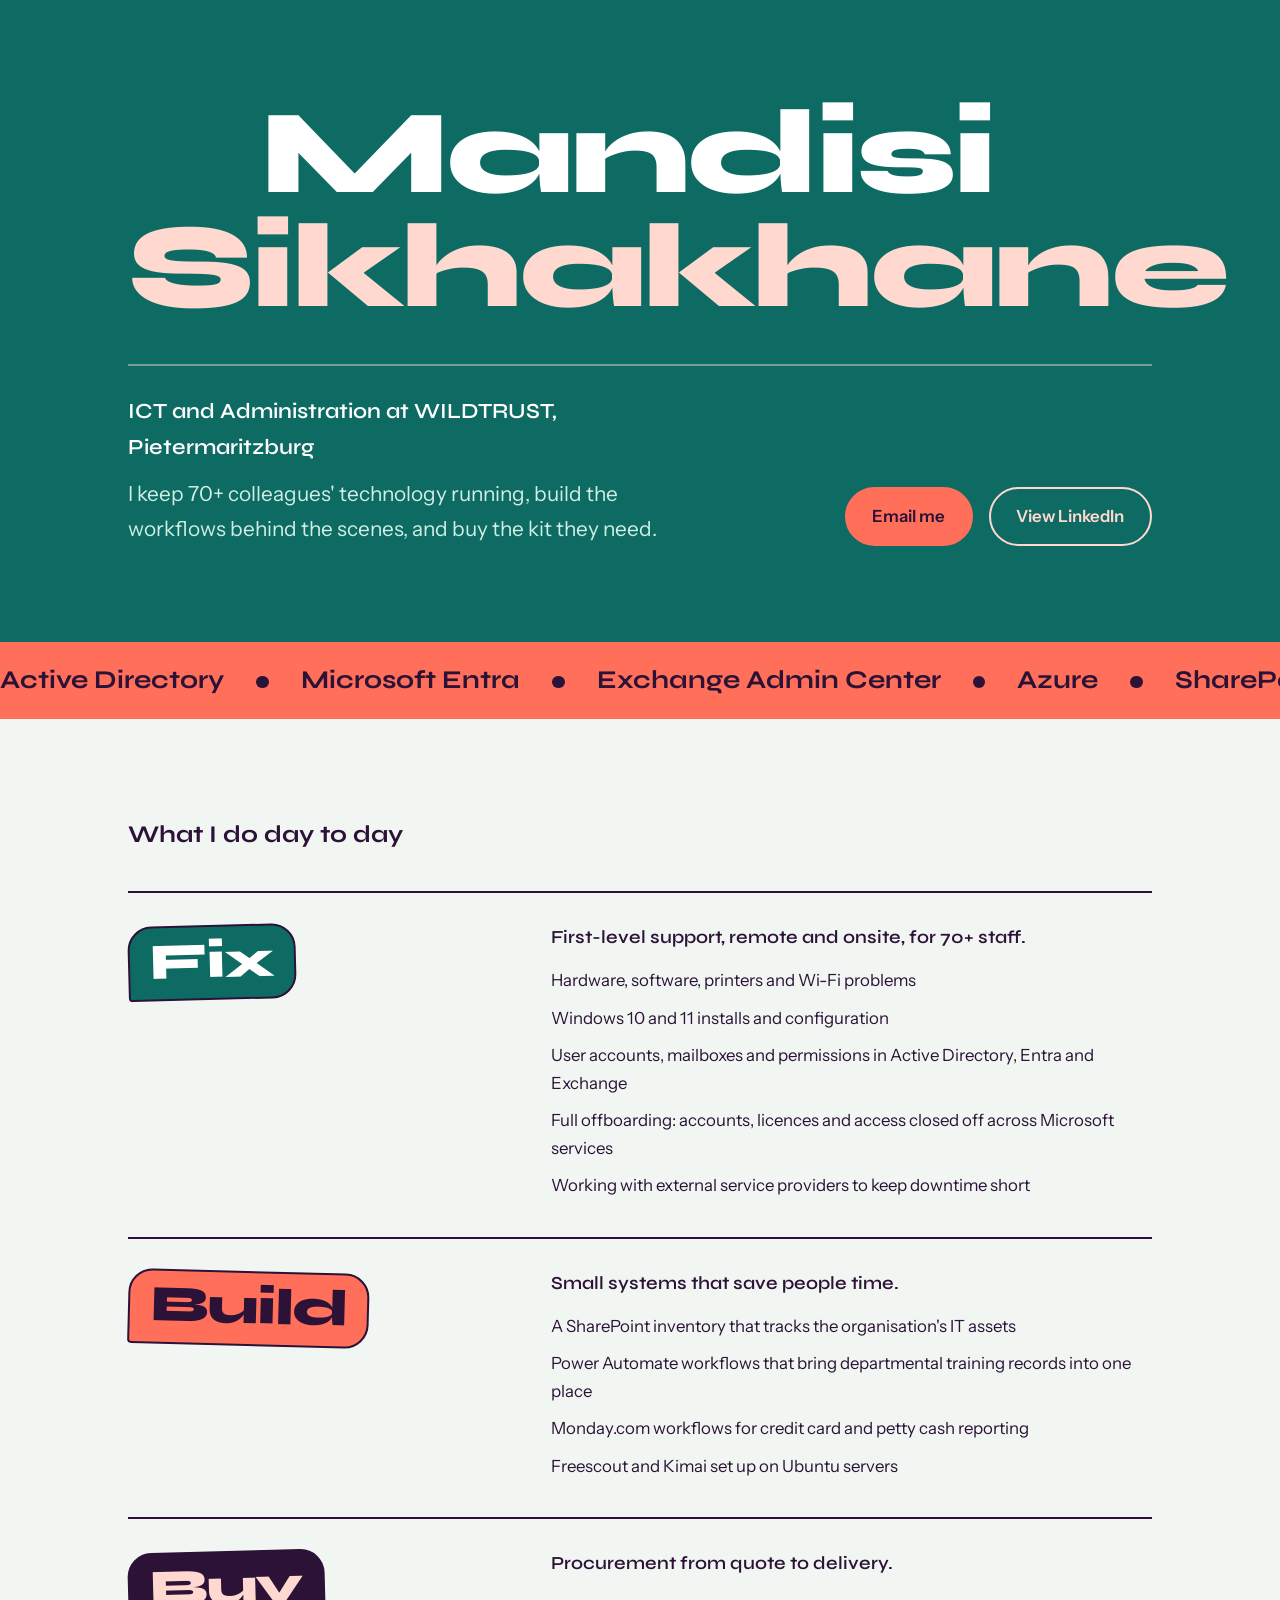
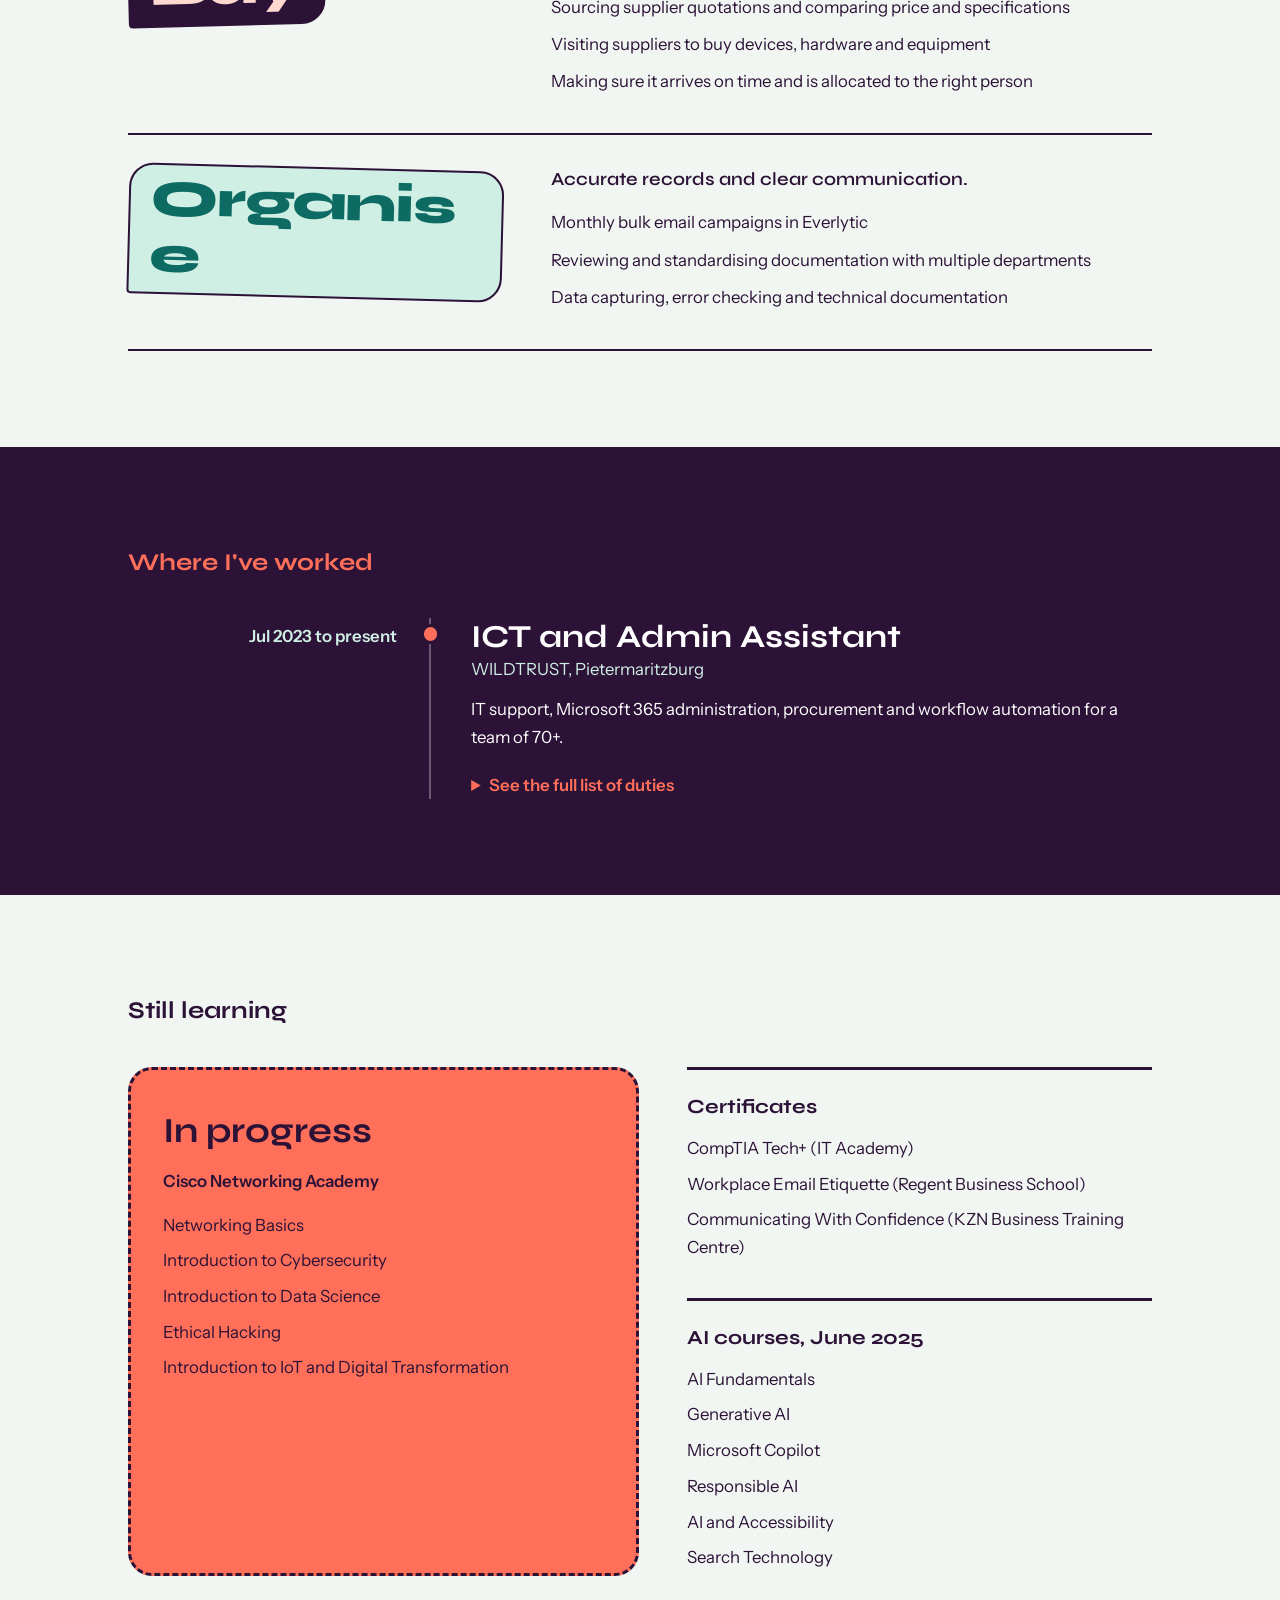
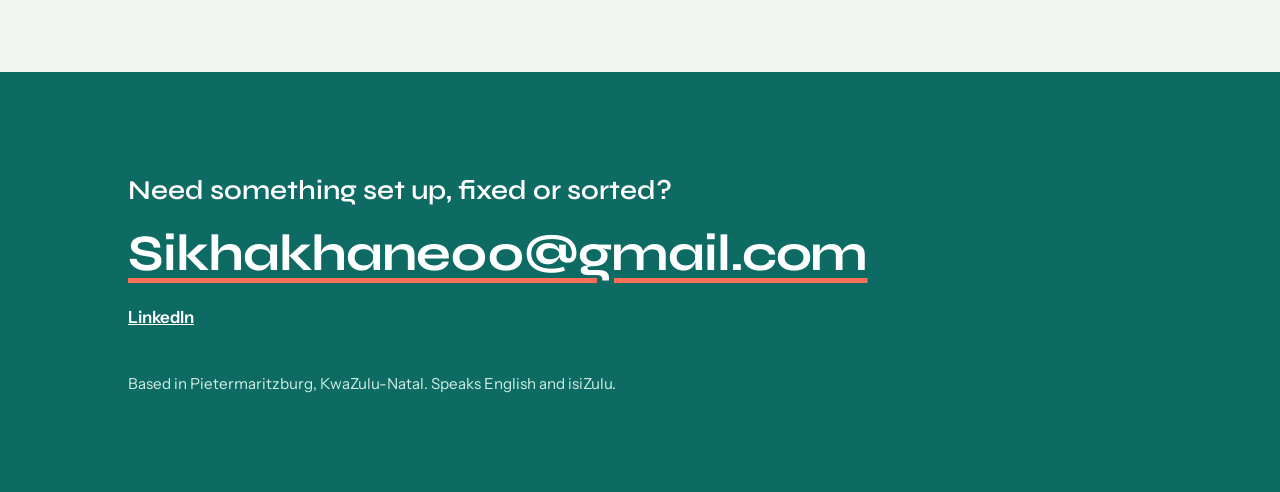
<file: index.html>
<!DOCTYPE html>
<html lang="en">

<head>
    <meta charset="UTF-8">
    <meta name="viewport" content="width=device-width, initial-scale=1.0">
    <title>Mandisi Sikhakhane | ICT and Administration</title>
    <meta name="description" content="Mandisi Sikhakhane: ICT and administration professional in Pietermaritzburg. IT support, Microsoft 365 administration, workflow automation and procurement.">
    <meta name="theme-color" content="#0e6b63">

    <!-- Fonts: Syne for big headings (wide and a bit quirky), Instrument Sans for reading text -->
    <link rel="preconnect" href="https://fonts.googleapis.com">
    <link rel="preconnect" href="https://fonts.gstatic.com" crossorigin>
    <link href="https://fonts.googleapis.com/css2?family=Instrument+Sans:wght@400..700&family=Syne:wght@500..800&display=swap" rel="stylesheet">

    <!-- Your styles live in style.css, in the same folder as this file -->
    <link rel="stylesheet" href="style.css">
</head>

<body>
    <main>

        <!-- ============ HERO ============ -->
        <header class="section hero">
            <div class="wrap">
                <h1 class="name">
                    <span>Mandisi</span>
                    <span>Sikhakhane</span>
                </h1>

                <!-- New: a bottom row with the intro on the left and the buttons on the right -->
                <div class="hero-foot">
                    <div>
                        <p class="hero-role">ICT and Administration at WILDTRUST, Pietermaritzburg</p>
                        <p class="hero-intro">
                            I keep 70+ colleagues' technology running, build the workflows
                            behind the scenes, and buy the kit they need.
                        </p>
                    </div>
                    <div class="hero-actions">
                        <a class="btn btn-solid" href="mailto:Sikhakhane00@gmail.com">Email me</a>
                        <a class="btn btn-line" href="https://www.linkedin.com/in/mandisi-sikhakhanea902b8336" target="_blank" rel="noopener">View LinkedIn</a>
                    </div>
                </div>
            </div>
        </header>

        <!-- ============ SCROLLING TOOLS STRIP ============ -->
        <!-- The list appears twice so the loop looks seamless.
             Both copies must be identical. The second copy is hidden from screen readers. -->
        <section class="tools" aria-label="Tools I work with">
            <div class="tools-track">
                <ul class="tools-group">
                    <li>Active Directory</li>
                    <li>Microsoft Entra</li>
                    <li>Exchange Admin Center</li>
                    <li>Azure</li>
                    <li>SharePoint</li>
                    <li>Power Automate</li>
                    <li>Monday.com</li>
                    <li>Everlytic</li>
                    <li>Freescout</li>
                    <li>Kimai</li>
                    <li>Sage</li>
                    <li>Ubuntu Server</li>
                    <li>Windows 10 and 11</li>
                </ul>
                <ul class="tools-group" aria-hidden="true">
                    <li>Active Directory</li>
                    <li>Microsoft Entra</li>
                    <li>Exchange Admin Center</li>
                    <li>Azure</li>
                    <li>SharePoint</li>
                    <li>Power Automate</li>
                    <li>Monday.com</li>
                    <li>Everlytic</li>
                    <li>Freescout</li>
                    <li>Kimai</li>
                    <li>Sage</li>
                    <li>Ubuntu Server</li>
                    <li>Windows 10 and 11</li>
                </ul>
            </div>
        </section>

        <!-- ============ WHAT I DO ============ -->
        <section class="section what">
            <div class="wrap">
                <h2 class="section-title">What I do day to day</h2>

                <article class="row">
                    <h3 class="verb">Fix</h3>
                    <div class="row-body">
                        <p class="row-lead">First-level support, remote and onsite, for 70+ staff.</p>
                        <ul>
                            <li>Hardware, software, printers and Wi-Fi problems</li>
                            <li>Windows 10 and 11 installs and configuration</li>
                            <li>User accounts, mailboxes and permissions in Active Directory, Entra and Exchange</li>
                            <li>Full offboarding: accounts, licences and access closed off across Microsoft services</li>
                            <li>Working with external service providers to keep downtime short</li>
                        </ul>
                    </div>
                </article>

                <article class="row">
                    <h3 class="verb">Build</h3>
                    <div class="row-body">
                        <p class="row-lead">Small systems that save people time.</p>
                        <ul>
                            <li>A SharePoint inventory that tracks the organisation's IT assets</li>
                            <li>Power Automate workflows that bring departmental training records into one place</li>
                            <li>Monday.com workflows for credit card and petty cash reporting</li>
                            <li>Freescout and Kimai set up on Ubuntu servers</li>
                        </ul>
                    </div>
                </article>

                <article class="row">
                    <h3 class="verb">Buy</h3>
                    <div class="row-body">
                        <p class="row-lead">Procurement from quote to delivery.</p>
                        <ul>
                            <li>Sourcing supplier quotations and comparing price and specifications</li>
                            <li>Visiting suppliers to buy devices, hardware and equipment</li>
                            <li>Making sure it arrives on time and is allocated to the right person</li>
                        </ul>
                    </div>
                </article>

                <article class="row">
                    <h3 class="verb">Organise</h3>
                    <div class="row-body">
                        <p class="row-lead">Accurate records and clear communication.</p>
                        <ul>
                            <li>Monthly bulk email campaigns in Everlytic</li>
                            <li>Reviewing and standardising documentation with multiple departments</li>
                            <li>Data capturing, error checking and technical documentation</li>
                        </ul>
                    </div>
                </article>
            </div>
        </section>

        <!-- ============ WORK HISTORY ============ -->
        <!-- Now a timeline: a vertical line with a dot for each job -->
        <section class="section work">
            <div class="wrap">
                <h2 class="section-title">Where I've worked</h2>

                <article class="entry">
                    <p class="entry-dates">Jul 2023 to present</p>
                    <div class="entry-body">
                        <h3 class="entry-title">ICT and Admin Assistant</h3>
                        <p class="entry-place">WILDTRUST, Pietermaritzburg</p>
                        <p>
                            IT support, Microsoft 365 administration, procurement and workflow
                            automation for a team of 70+.
                        </p>
                        <!-- <details> makes a click-to-open section with no JavaScript needed -->
                        <details>
                            <summary>See the full list of duties</summary>
                            <ul>
                                <li>Create and manage user accounts, mailboxes, permissions and access controls in Microsoft Active Directory</li>
                                <li>Administer licensing and security through Microsoft Entra, Exchange Admin Center and Azure</li>
                                <li>Install, configure and maintain Windows 10 and 11</li>
                                <li>Install and troubleshoot network and local printers</li>
                                <li>Add and maintain users in Sage and other remote-access systems</li>
                                <li>Deploy and configure Freescout and Kimai on Ubuntu servers</li>
                                <li>Build and maintain a SharePoint IT inventory tracking system</li>
                                <li>Build Power Automate workflows for departmental training records</li>
                                <li>Maintain Monday.com workflows for credit card and petty cash reporting</li>
                                <li>Source quotations, liaise with vendors and purchase devices and equipment</li>
                                <li>Prepare and send monthly bulk emails using Everlytic</li>
                                <li>Prepare technical documentation, reports and internal support materials</li>
                            </ul>
                        </details>
                    </div>
                </article>

                    </div>
                </article>
            </div>
        </section>

        <!-- ============ LEARNING ============ -->
        <!-- Layout: "In progress" is one tall panel on the left, the other two stack on the right -->
        <section class="section learning">
            <div class="wrap">
                <h2 class="section-title">Still learning</h2>

                <div class="learn-grid">
                    <div class="learn-group in-progress">
                        <h3>In progress</h3>
                        <p class="learn-note">Cisco Networking Academy</p>
                        <ul>
                            <li>Networking Basics</li>
                            <li>Introduction to Cybersecurity</li>
                            <li>Introduction to Data Science</li>
                            <li>Ethical Hacking</li>
                            <li>Introduction to IoT and Digital Transformation</li>
                        </ul>
                    </div>

                    <div class="learn-group certs">
                        <h3>Certificates</h3>
                        <ul>
                            <li>CompTIA Tech+ (IT Academy)</li>
                            <li>Workplace Email Etiquette (Regent Business School)</li>
                            <li>Communicating With Confidence (KZN Business Training Centre)</li>
                        </ul>
                    </div>

                    <div class="learn-group ai">
                        <h3>AI courses, June 2025</h3>
                        <ul>
                            <li>AI Fundamentals</li>
                            <li>Generative AI</li>
                            <li>Microsoft Copilot</li>
                            <li>Responsible AI</li>
                            <li>AI and Accessibility</li>
                            <li>Search Technology</li>
                        </ul>
                    </div>
                </div>
            </div>
        </section>

    </main>

    <!-- ============ CONTACT ============ -->
    <footer class="section contact">
        <div class="wrap">
            <p class="contact-lead">Need something set up, fixed or sorted?</p>
            <a class="contact-mail" href="mailto:Sikhakhane00@gmail.com">Sikhakhane00@gmail.com</a>
            <p class="contact-links">
                <a href="https://www.linkedin.com/in/mandisi-sikhakhanea902b8336" target="_blank" rel="noopener">LinkedIn</a>
            </p>
            <p class="contact-small">Based in Pietermaritzburg, KwaZulu-Natal. Speaks English and isiZulu.</p>
        </div>
    </footer>
</body>

</html>
</file>
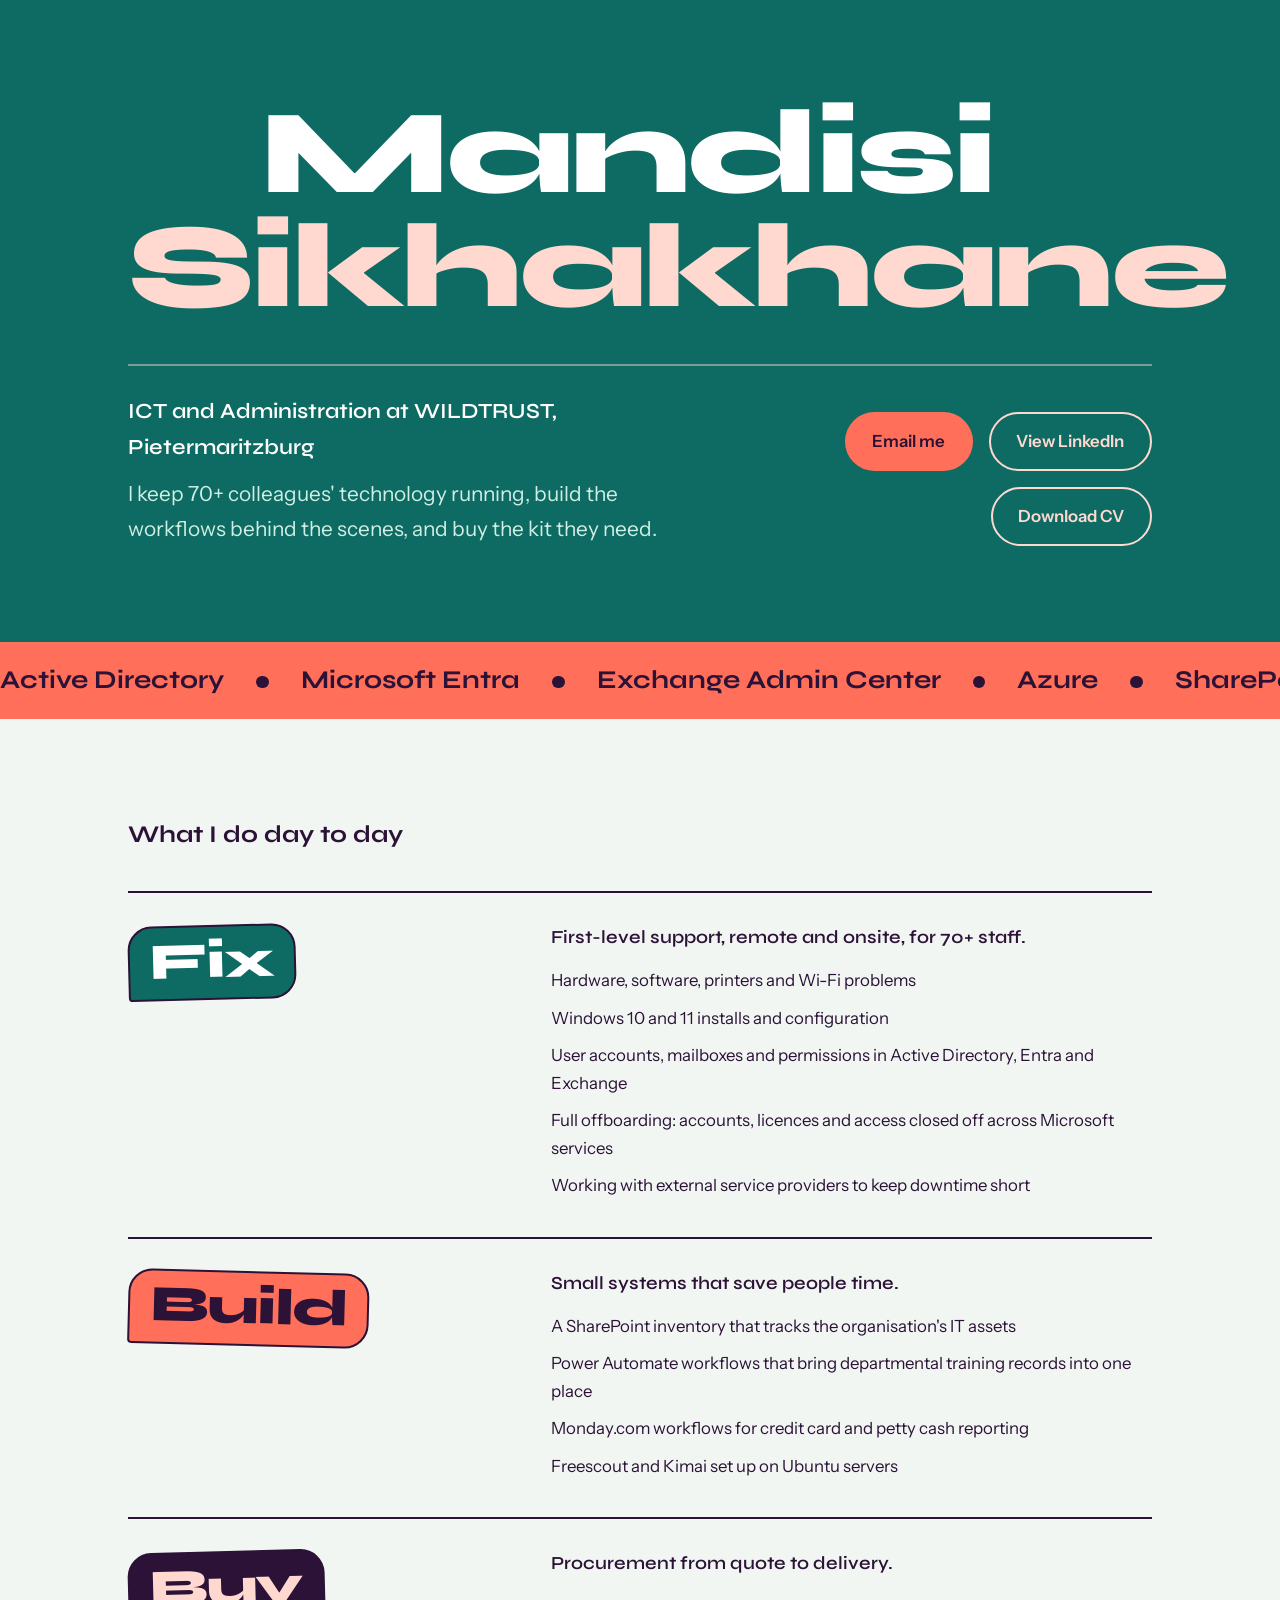
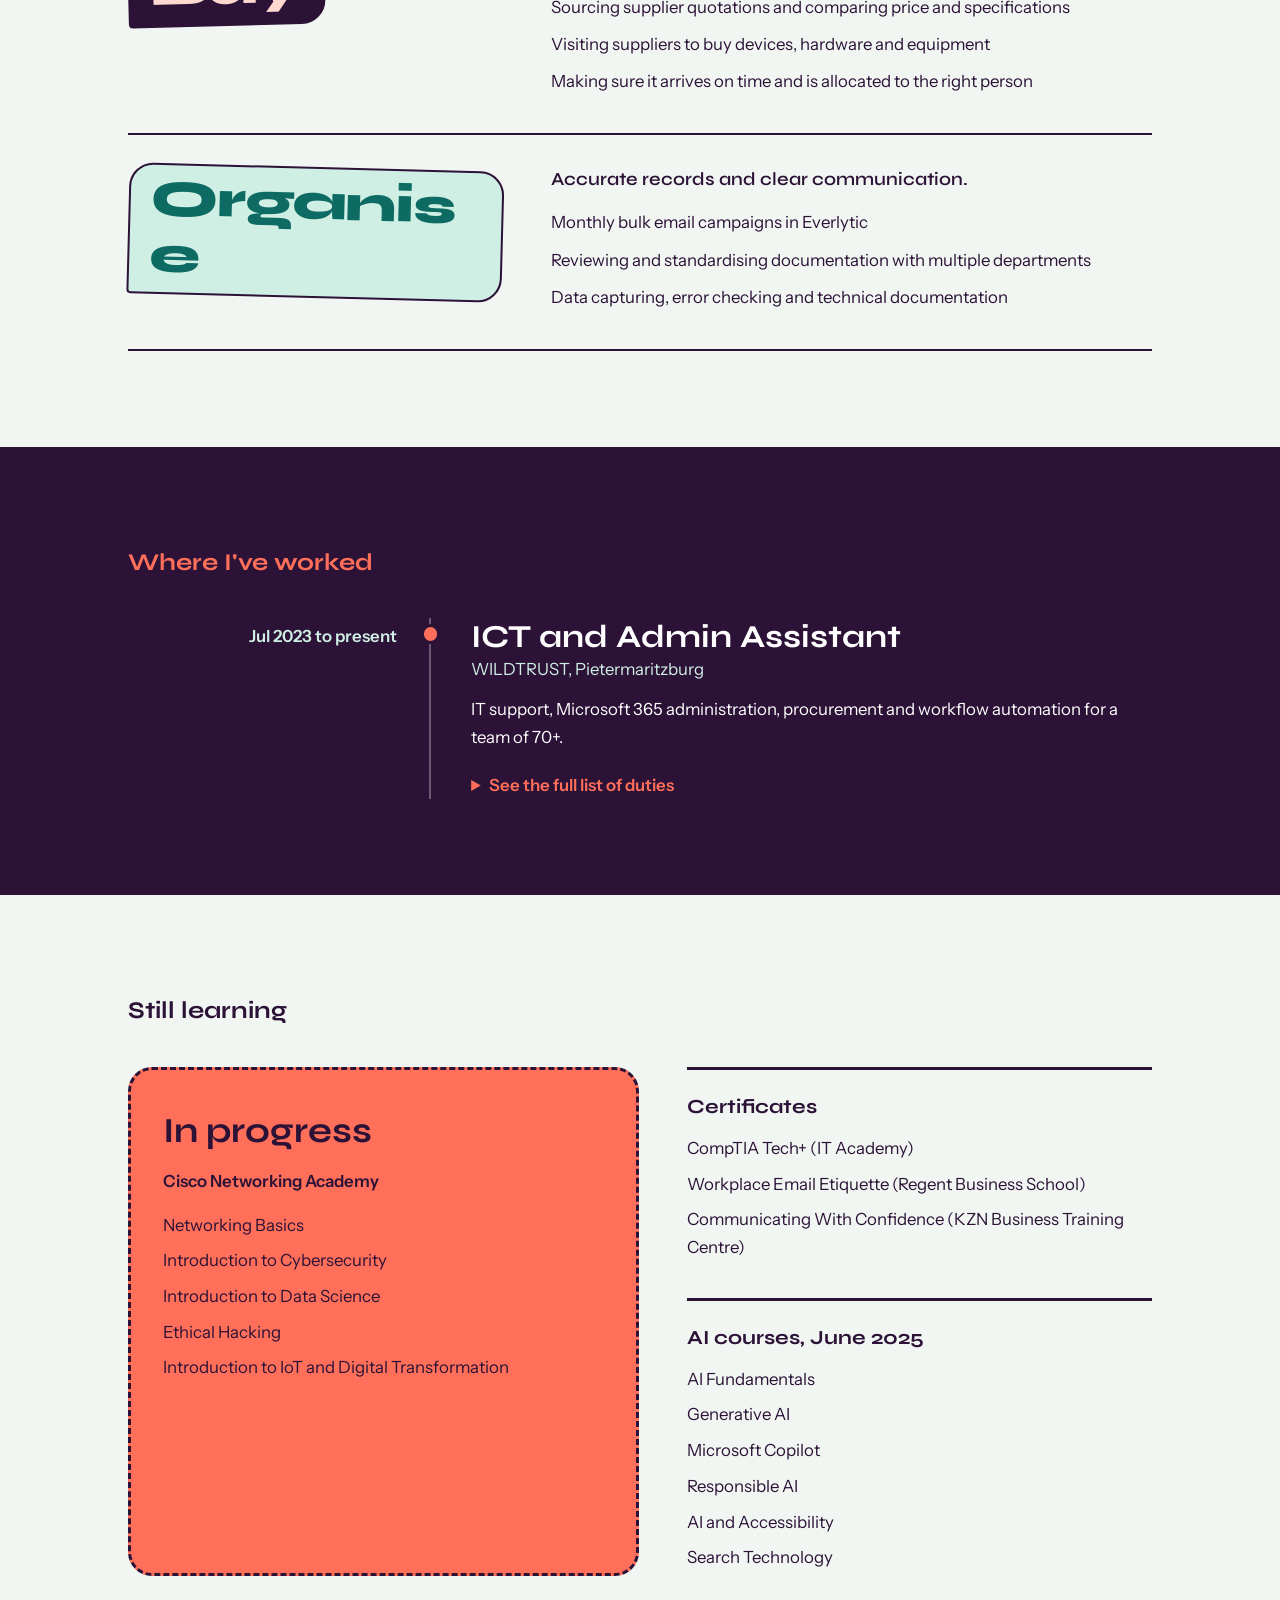
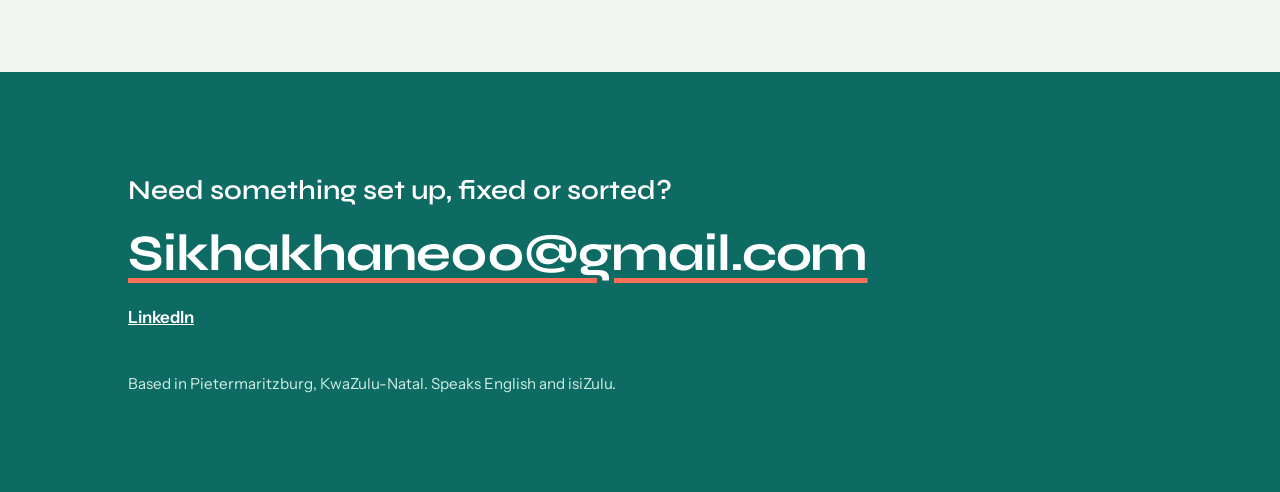
<file: index (1).html>
<!DOCTYPE html>
<html lang="en">

<head>
    <meta charset="UTF-8">
    <meta name="viewport" content="width=device-width, initial-scale=1.0">
    <title>Mandisi Sikhakhane | ICT and Administration</title>
    <meta name="description" content="Mandisi Sikhakhane: ICT and administration professional in Pietermaritzburg. IT support, Microsoft 365 administration, workflow automation and procurement.">
    <meta name="theme-color" content="#0e6b63">

    <!-- Fonts: Syne for big headings (wide and a bit quirky), Instrument Sans for reading text -->
    <link rel="preconnect" href="https://fonts.googleapis.com">
    <link rel="preconnect" href="https://fonts.gstatic.com" crossorigin>
    <link href="https://fonts.googleapis.com/css2?family=Instrument+Sans:wght@400..700&family=Syne:wght@500..800&display=swap" rel="stylesheet">

    <!-- Your styles live in style.css, in the same folder as this file -->
    <link rel="stylesheet" href="style.css">
</head>

<body>
    <main>

        <!-- ============ HERO ============ -->
        <header class="section hero">
            <div class="wrap">
                <h1 class="name">
                    <span>Mandisi</span>
                    <span>Sikhakhane</span>
                </h1>

                <!-- New: a bottom row with the intro on the left and the buttons on the right -->
                <div class="hero-foot">
                    <div>
                        <p class="hero-role">ICT and Administration at WILDTRUST, Pietermaritzburg</p>
                        <p class="hero-intro">
                            I keep 70+ colleagues' technology running, build the workflows
                            behind the scenes, and buy the kit they need.
                        </p>
                    </div>
                    <div class="hero-actions">
                        <a class="btn btn-solid" href="mailto:Sikhakhane00@gmail.com">Email me</a>
                        <a class="btn btn-line" href="https://www.linkedin.com/in/mandisi-sikhakhanea902b8336" target="_blank" rel="noopener">View LinkedIn</a>
                        <a class="btn btn-line" href="./assets/Mandisi Sikhakhane CV.pdf" target="_blank" rel="noopener">Download CV</a>
                    </div>
                </div>
            </div>
        </header>

        <!-- ============ SCROLLING TOOLS STRIP ============ -->
        <!-- The list appears twice so the loop looks seamless.
             Both copies must be identical. The second copy is hidden from screen readers. -->
        <section class="tools" aria-label="Tools I work with">
            <div class="tools-track">
                <ul class="tools-group">
                    <li>Active Directory</li>
                    <li>Microsoft Entra</li>
                    <li>Exchange Admin Center</li>
                    <li>Azure</li>
                    <li>SharePoint</li>
                    <li>Power Automate</li>
                    <li>Monday.com</li>
                    <li>Everlytic</li>
                    <li>Freescout</li>
                    <li>Kimai</li>
                    <li>Sage</li>
                    <li>Ubuntu Server</li>
                    <li>Windows 10 and 11</li>
                </ul>
                <ul class="tools-group" aria-hidden="true">
                    <li>Active Directory</li>
                    <li>Microsoft Entra</li>
                    <li>Exchange Admin Center</li>
                    <li>Azure</li>
                    <li>SharePoint</li>
                    <li>Power Automate</li>
                    <li>Monday.com</li>
                    <li>Everlytic</li>
                    <li>Freescout</li>
                    <li>Kimai</li>
                    <li>Sage</li>
                    <li>Ubuntu Server</li>
                    <li>Windows 10 and 11</li>
                </ul>
            </div>
        </section>

        <!-- ============ WHAT I DO ============ -->
        <section class="section what">
            <div class="wrap">
                <h2 class="section-title">What I do day to day</h2>

                <article class="row">
                    <h3 class="verb">Fix</h3>
                    <div class="row-body">
                        <p class="row-lead">First-level support, remote and onsite, for 70+ staff.</p>
                        <ul>
                            <li>Hardware, software, printers and Wi-Fi problems</li>
                            <li>Windows 10 and 11 installs and configuration</li>
                            <li>User accounts, mailboxes and permissions in Active Directory, Entra and Exchange</li>
                            <li>Full offboarding: accounts, licences and access closed off across Microsoft services</li>
                            <li>Working with external service providers to keep downtime short</li>
                        </ul>
                    </div>
                </article>

                <article class="row">
                    <h3 class="verb">Build</h3>
                    <div class="row-body">
                        <p class="row-lead">Small systems that save people time.</p>
                        <ul>
                            <li>A SharePoint inventory that tracks the organisation's IT assets</li>
                            <li>Power Automate workflows that bring departmental training records into one place</li>
                            <li>Monday.com workflows for credit card and petty cash reporting</li>
                            <li>Freescout and Kimai set up on Ubuntu servers</li>
                        </ul>
                    </div>
                </article>

                <article class="row">
                    <h3 class="verb">Buy</h3>
                    <div class="row-body">
                        <p class="row-lead">Procurement from quote to delivery.</p>
                        <ul>
                            <li>Sourcing supplier quotations and comparing price and specifications</li>
                            <li>Visiting suppliers to buy devices, hardware and equipment</li>
                            <li>Making sure it arrives on time and is allocated to the right person</li>
                        </ul>
                    </div>
                </article>

                <article class="row">
                    <h3 class="verb">Organise</h3>
                    <div class="row-body">
                        <p class="row-lead">Accurate records and clear communication.</p>
                        <ul>
                            <li>Monthly bulk email campaigns in Everlytic</li>
                            <li>Reviewing and standardising documentation with multiple departments</li>
                            <li>Data capturing, error checking and technical documentation</li>
                        </ul>
                    </div>
                </article>
            </div>
        </section>

        <!-- ============ WORK HISTORY ============ -->
        <!-- Now a timeline: a vertical line with a dot for each job -->
        <section class="section work">
            <div class="wrap">
                <h2 class="section-title">Where I've worked</h2>

                <article class="entry">
                    <p class="entry-dates">Jul 2023 to present</p>
                    <div class="entry-body">
                        <h3 class="entry-title">ICT and Admin Assistant</h3>
                        <p class="entry-place">WILDTRUST, Pietermaritzburg</p>
                        <p>
                            IT support, Microsoft 365 administration, procurement and workflow
                            automation for a team of 70+.
                        </p>
                        <!-- <details> makes a click-to-open section with no JavaScript needed -->
                        <details>
                            <summary>See the full list of duties</summary>
                            <ul>
                                <li>Create and manage user accounts, mailboxes, permissions and access controls in Microsoft Active Directory</li>
                                <li>Administer licensing and security through Microsoft Entra, Exchange Admin Center and Azure</li>
                                <li>Install, configure and maintain Windows 10 and 11</li>
                                <li>Install and troubleshoot network and local printers</li>
                                <li>Add and maintain users in Sage and other remote-access systems</li>
                                <li>Deploy and configure Freescout and Kimai on Ubuntu servers</li>
                                <li>Build and maintain a SharePoint IT inventory tracking system</li>
                                <li>Build Power Automate workflows for departmental training records</li>
                                <li>Maintain Monday.com workflows for credit card and petty cash reporting</li>
                                <li>Source quotations, liaise with vendors and purchase devices and equipment</li>
                                <li>Prepare and send monthly bulk emails using Everlytic</li>
                                <li>Prepare technical documentation, reports and internal support materials</li>
                            </ul>
                        </details>
                    </div>
                </article>

                    </div>
                </article>
            </div>
        </section>

        <!-- ============ LEARNING ============ -->
        <!-- Layout: "In progress" is one tall panel on the left, the other two stack on the right -->
        <section class="section learning">
            <div class="wrap">
                <h2 class="section-title">Still learning</h2>

                <div class="learn-grid">
                    <div class="learn-group in-progress">
                        <h3>In progress</h3>
                        <p class="learn-note">Cisco Networking Academy</p>
                        <ul>
                            <li>Networking Basics</li>
                            <li>Introduction to Cybersecurity</li>
                            <li>Introduction to Data Science</li>
                            <li>Ethical Hacking</li>
                            <li>Introduction to IoT and Digital Transformation</li>
                        </ul>
                    </div>

                    <div class="learn-group certs">
                        <h3>Certificates</h3>
                        <ul>
                            <li>CompTIA Tech+ (IT Academy)</li>
                            <li>Workplace Email Etiquette (Regent Business School)</li>
                            <li>Communicating With Confidence (KZN Business Training Centre)</li>
                        </ul>
                    </div>

                    <div class="learn-group ai">
                        <h3>AI courses, June 2025</h3>
                        <ul>
                            <li>AI Fundamentals</li>
                            <li>Generative AI</li>
                            <li>Microsoft Copilot</li>
                            <li>Responsible AI</li>
                            <li>AI and Accessibility</li>
                            <li>Search Technology</li>
                        </ul>
                    </div>
                </div>
            </div>
        </section>

    </main>

    <!-- ============ CONTACT ============ -->
    <footer class="section contact">
        <div class="wrap">
            <p class="contact-lead">Need something set up, fixed or sorted?</p>
            <a class="contact-mail" href="mailto:Sikhakhane00@gmail.com">Sikhakhane00@gmail.com</a>
            <p class="contact-links">
                <a href="https://www.linkedin.com/in/mandisi-sikhakhanea902b8336" target="_blank" rel="noopener">LinkedIn</a>
            </p>
            <p class="contact-small">Based in Pietermaritzburg, KwaZulu-Natal. Speaks English and isiZulu.</p>
        </div>
    </footer>
</body>

</html>
</file>
<file: style.css>
/* =========================================================
   1. DESIGN TOKENS
   Change a colour or font here and it updates everywhere.
   ========================================================= */
:root {
  --teal:  #0e6b63;   /* main brand colour: hero, footer, big verbs */
  --plum:  #2b1236;   /* deep purple: text and the work section */
  --paper: #f2f6f3;   /* light page background, a hint of green */
  --coral: #ff6f59;   /* bright accent: buttons, tools strip, links on dark */
  --peach: #ffd9cf;   /* soft coral: surname and text on teal */
  --mint:  #cfeee4;   /* soft teal: highlights and secondary text */

  --display: 'Syne', 'Arial Black', sans-serif;
  --body:    'Instrument Sans', system-ui, -apple-system, 'Segoe UI', sans-serif;

  --gutter: clamp(1.25rem, 5vw, 3rem);
}

/* =========================================================
   2. RESET AND BASICS
   ========================================================= */
*,
*::before,
*::after {
  box-sizing: border-box;
}

body {
  margin: 0;
  background: var(--paper);
  color: var(--plum);
  font-family: var(--body);
  font-size: 1.05rem;
  line-height: 1.65;
}

h1, h2, h3, p, ul {
  margin: 0;
}

ul {
  padding: 0;
  list-style: none;
}

a {
  color: inherit;
}

/* Visible outline when someone navigates with the keyboard.
   The colour changes per section so it always stands out from the background. */
:focus-visible {
  outline: 3px solid var(--teal);
  outline-offset: 3px;
}

.hero :focus-visible,
.contact :focus-visible {
  outline-color: var(--peach);
}

.work :focus-visible {
  outline-color: var(--coral);
}

/* =========================================================
   3. LAYOUT HELPERS
   .wrap keeps content in a centred column.
   .section gives every block the same vertical breathing room.
   ========================================================= */
.wrap {
  max-width: 70rem;
  margin-inline: auto;
  padding-inline: var(--gutter);
}

.section {
  padding-block: clamp(3rem, 8vw, 6rem);
}

.section-title {
  font-family: var(--display);
  font-weight: 700;
  font-size: 1.5rem;
  margin-bottom: 2.25rem;
}

/* =========================================================
   4. HERO  (the one big, bold moment)
   The first name steps in, the surname sits flush left in a
   softer colour. The intro and buttons share a row underneath.
   ========================================================= */
.hero {
  background: var(--teal);
  color: #fff;
}

.name {
  font-family: var(--display);
  font-weight: 800;
  font-size: clamp(2.1rem, 10.5vw, 7.5rem);
  line-height: 0.95;
  letter-spacing: -0.03em;
  margin-bottom: 2.5rem;
}

.name span {
  display: block;
}

/* Step the first name in from the left */
.name span:first-child {
  margin-left: 1.1em;
}

/* Surname in soft peach so the two lines feel different */
.name span:last-child {
  color: var(--peach);
}

.hero-foot {
  display: grid;
  grid-template-columns: minmax(0, 1.6fr) minmax(0, 1fr);
  gap: 2rem 3rem;
  align-items: end;
  padding-top: 1.75rem;
  border-top: 2px solid rgba(255, 217, 207, 0.45);
}

.hero-role {
  font-family: var(--display);
  font-weight: 600;
  font-size: clamp(1rem, 2.2vw, 1.35rem);
  margin-bottom: 0.75rem;
}

.hero-intro {
  max-width: 36rem;
  font-size: clamp(1.1rem, 2vw, 1.3rem);
  color: var(--mint);
}

.hero-actions {
  display: flex;
  flex-wrap: wrap;
  gap: 1rem;
  justify-content: flex-end;
}

.btn {
  display: inline-block;
  padding: 0.85rem 1.6rem;
  font-weight: 600;
  text-decoration: none;
  border: 2px solid var(--coral);
  border-radius: 999px;
  transition: background 0.2s, color 0.2s, border-color 0.2s;
}

.btn-solid {
  background: var(--coral);
  color: var(--plum);
}

.btn-solid:hover {
  background: var(--peach);
  border-color: var(--peach);
}

.btn-line {
  border-color: var(--peach);
  color: var(--peach);
}

.btn-line:hover {
  background: var(--peach);
  color: var(--plum);
}

/* =========================================================
   5. TOOLS STRIP (scrolling)
   Now scrolls to the right, with a small dot between tools.
   ========================================================= */
.tools {
  background: var(--coral);
  color: var(--plum);
  overflow: hidden;
  padding-block: 1.1rem;
}

.tools-track {
  display: flex;
  width: max-content;
  animation: scroll-right 60s linear infinite;
}

/* Each copy of the list has padding on the right so both copies match */
.tools-group {
  display: flex;
  align-items: center;
  gap: 2rem;
  padding-right: 2rem;
}

.tools-group li {
  font-family: var(--display);
  font-weight: 700;
  font-size: clamp(1.15rem, 2.6vw, 1.6rem);
  white-space: nowrap;
}

/* The dot after each tool */
.tools-group li::after {
  content: "";
  display: inline-block;
  width: 0.5em;
  height: 0.5em;
  margin-left: 2rem;
  background: var(--plum);
  border-radius: 50%;
  vertical-align: middle;
}

/* Start one copy to the left, slide back to zero, then repeat: looks endless */
@keyframes scroll-right {
  from {
    transform: translateX(-50%);
  }
  to {
    transform: translateX(0);
  }
}

/* =========================================================
   6. WHAT I DO  (Fix / Build / Buy / Organise)
   Each verb is now a coloured sticker with a slight tilt.
   ========================================================= */
.row {
  display: grid;
  grid-template-columns: minmax(0, 1fr) minmax(0, 1.6fr);
  gap: 1.5rem 3rem;
  padding-block: 2rem;
  border-top: 2px solid var(--plum);
}

.row:last-child {
  border-bottom: 2px solid var(--plum);
}

.verb {
  justify-self: start;
  align-self: start;
  padding: 0.35rem 1.25rem 0.55rem;
  font-family: var(--display);
  font-weight: 800;
  font-size: clamp(2rem, 4.6vw, 3.2rem);
  line-height: 1.1;
  letter-spacing: -0.02em;
  overflow-wrap: anywhere;
  border: 2px solid var(--plum);
  border-radius: 1.5rem 1.5rem 1.5rem 0.25rem;
}

/* Each sticker gets its own colours (nth-of-type counts the articles: 1st, 2nd, 3rd, 4th) */
.row:nth-of-type(1) .verb {
  background: var(--teal);
  color: #fff;
  transform: rotate(-1.5deg);
}

.row:nth-of-type(2) .verb {
  background: var(--coral);
  color: var(--plum);
  transform: rotate(1.5deg);
}

.row:nth-of-type(3) .verb {
  background: var(--plum);
  color: var(--peach);
  transform: rotate(-1.5deg);
}

.row:nth-of-type(4) .verb {
  background: var(--mint);
  color: var(--teal);
  transform: rotate(1.5deg);
}

.row-lead {
  font-family: var(--display);
  font-weight: 600;
  font-size: 1.15rem;
  line-height: 1.4;
  margin-bottom: 0.75rem;
}

.row-body li {
  padding-block: 0.3rem;
}

/* =========================================================
   7. WORK HISTORY (dark section, now a timeline)
   Dates sit on the left, a line runs down the middle, and
   each job gets a coral dot on that line.
   ========================================================= */
.work {
  background: var(--plum);
  color: #fff;
}

.work .section-title {
  color: var(--coral);
}

.entry {
  display: grid;
  grid-template-columns: minmax(0, 1fr) minmax(0, 2.4fr);
  gap: 0.5rem 0;
}

.entry-dates {
  padding: 0.3rem 2rem 0 0;
  text-align: right;
  font-weight: 600;
  color: var(--mint);
}

.entry-body {
  position: relative;
  padding: 0 0 3rem 2.5rem;
  border-left: 2px solid rgba(255, 255, 255, 0.3);
}

/* The last job ends the line, so it gets no extra space below */
.entry:last-child .entry-body {
  padding-bottom: 0;
}

/* The dot sits on top of the line */
.entry-body::before {
  content: "";
  position: absolute;
  top: 0.4rem;
  left: calc(-0.6rem - 1px);   /* half the dot's width, plus half the line's width */
  width: 1.2rem;
  height: 1.2rem;
  background: var(--coral);
  border: 3px solid var(--plum);
  border-radius: 50%;
}

.entry-title {
  font-family: var(--display);
  font-weight: 700;
  font-size: clamp(1.4rem, 3vw, 2rem);
  line-height: 1.2;
}

.entry-place {
  color: var(--mint);
  margin-bottom: 0.75rem;
}

.work details {
  margin-top: 1.25rem;
}

.work summary {
  cursor: pointer;
  font-weight: 600;
  color: var(--coral);
}

.work summary:hover {
  text-decoration: underline;
}

.work details ul {
  margin-top: 0.75rem;
  padding-left: 1.1rem;
  list-style: disc;
}

.work details li {
  padding-block: 0.25rem;
}

/* =========================================================
   8. LEARNING
   One tall "In progress" panel on the left, the other two
   stacked on the right. grid-template-areas lets you draw
   the layout with words.
   ========================================================= */
.learn-grid {
  display: grid;
  grid-template-columns: minmax(0, 1.1fr) minmax(0, 1fr);
  grid-template-areas:
    "progress certs"
    "progress ai";
  gap: 2rem 3rem;
}

.in-progress { grid-area: progress; }
.certs       { grid-area: certs; }
.ai          { grid-area: ai; }

.learn-group {
  padding-top: 1.25rem;
  border-top: 3px solid var(--plum);
}

.learn-group h3 {
  font-family: var(--display);
  font-weight: 700;
  font-size: 1.25rem;
  margin-bottom: 0.5rem;
}

.learn-group li {
  padding-block: 0.25rem;
}

/* The in-progress panel has a dashed border on purpose: it is unfinished work */
.learn-group.in-progress {
  padding: 2rem;
  background: var(--coral);
  border: 3px dashed var(--plum);
  border-radius: 1.5rem;
}

.learn-group.in-progress h3 {
  font-size: clamp(1.6rem, 3.5vw, 2.2rem);
}

.learn-note {
  font-weight: 600;
  margin-bottom: 0.75rem;
}

/* =========================================================
   9. CONTACT FOOTER
   ========================================================= */
.contact {
  background: var(--teal);
  color: #fff;
}

.contact-lead {
  font-family: var(--display);
  font-weight: 600;
  font-size: clamp(1.2rem, 3vw, 1.7rem);
  margin-bottom: 0.75rem;
}

.contact-mail {
  display: inline-block;
  max-width: 100%;
  font-family: var(--display);
  font-weight: 700;
  font-size: clamp(1.15rem, 4.6vw, 3.2rem);
  line-height: 1.15;
  letter-spacing: -0.02em;
  color: #fff;
  overflow-wrap: anywhere;
  text-decoration: underline;
  text-decoration-color: var(--coral);
  text-decoration-thickness: 0.1em;
  text-underline-offset: 0.15em;
  transition: text-decoration-thickness 0.2s;
}

.contact-mail:hover {
  text-decoration-thickness: 0.2em;
}

.contact-links {
  margin-top: 1.25rem;
  font-weight: 600;
}

.contact-small {
  margin-top: 2.5rem;
  color: var(--mint);
  font-size: 0.95rem;
}

/* =========================================================
   10. SMALL SCREENS
   Everything that was side by side stacks into one column.
   ========================================================= */
@media (max-width: 44rem) {
  .hero-foot,
  .row,
  .entry {
    grid-template-columns: 1fr;
  }

  .hero-actions {
    justify-content: flex-start;
  }

  .row {
    gap: 0.75rem;
  }

  .entry-dates {
    padding: 0 0 0.5rem 1.5rem;
    text-align: left;
  }

  .entry-body {
    padding-left: 1.5rem;
  }

  .learn-grid {
    grid-template-columns: 1fr;
    grid-template-areas:
      "progress"
      "certs"
      "ai";
  }
}

/* =========================================================
   11. RESPECT PEOPLE WHO TURN OFF MOTION IN THEIR SETTINGS
   ========================================================= */
@media (prefers-reduced-motion: reduce) {
  .tools-track {
    animation: none;
    width: auto;
  }

  .tools-group {
    flex-wrap: wrap;
  }

  /* Hide the duplicate copy, since nothing scrolls any more */
  .tools-group[aria-hidden="true"] {
    display: none;
  }

  .contact-mail {
    transition: none;
  }
}
</file>
